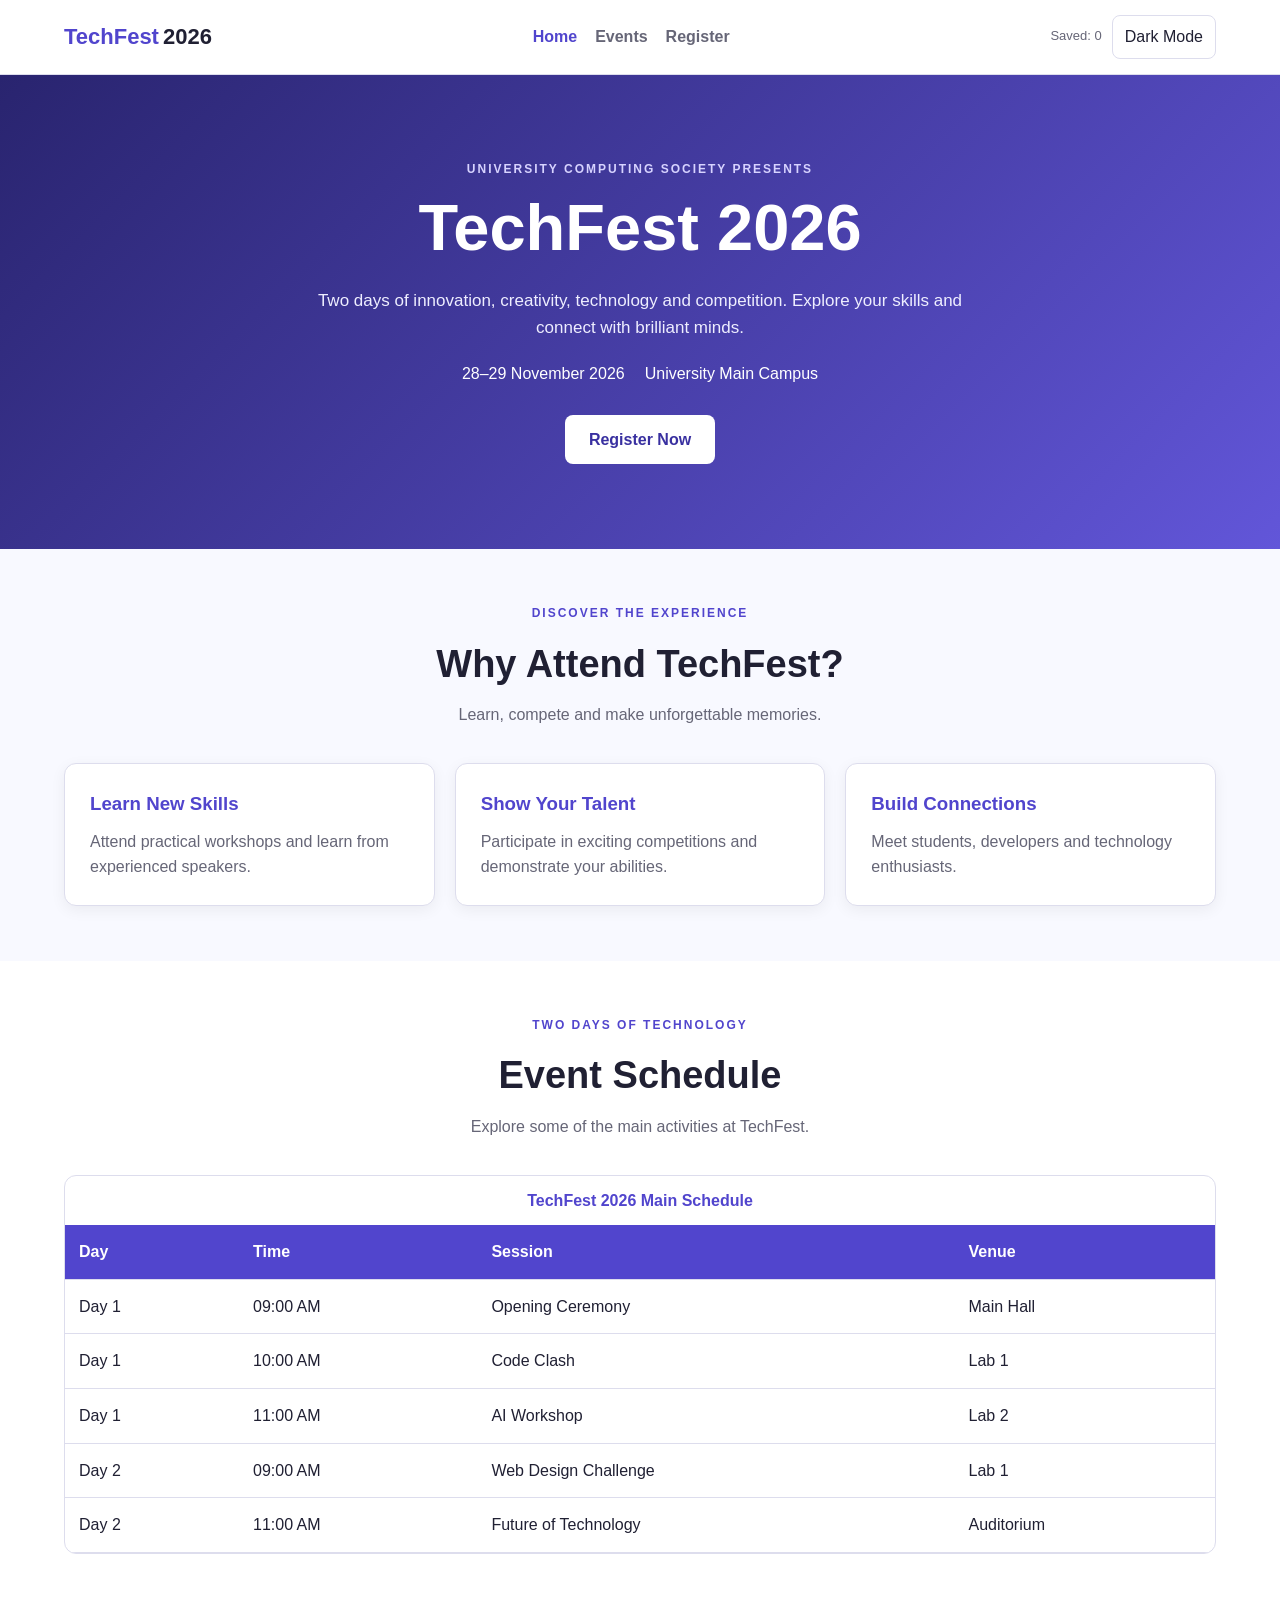
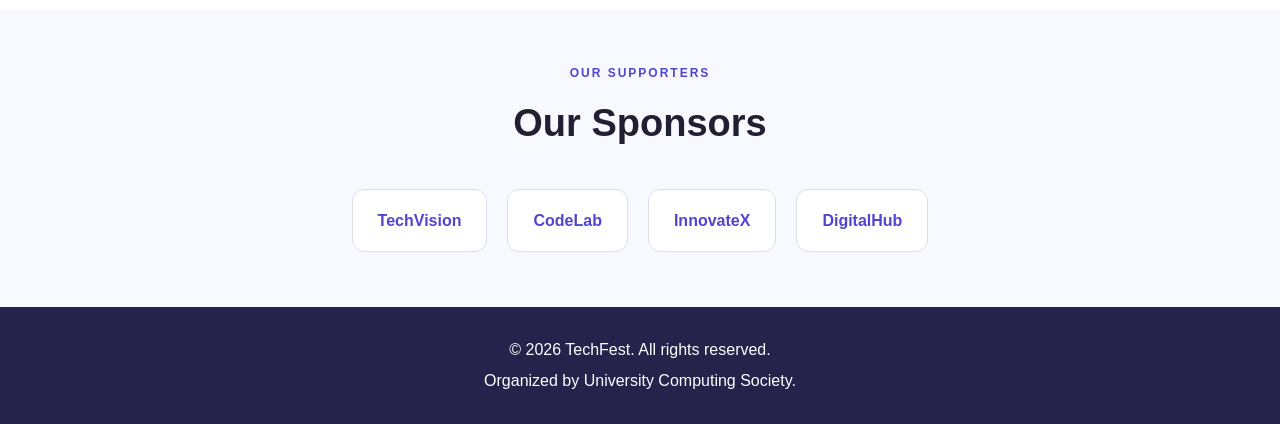
<file: index.html>
<!DOCTYPE html>
<html lang="en">
<head>
    <meta charset="UTF-8">
    <meta name="viewport" content="width=device-width, initial-scale=1.0">
    <meta name="description" content="Join TechFest 2026 for exciting competitions, workshops and technology talks.">
    <title>TechFest 2026 | Home</title>
    <link rel="stylesheet" href="style.css">
    <script src="script.js" defer></script>
</head>
<body>

<header class="site-header">
    <nav class="navbar container" aria-label="Main navigation">
        <a href="index.html" class="logo">TechFest<span>2026</span></a>

        <div class="nav-links">
            <a href="index.html" aria-current="page">Home</a>
            <a href="events.html">Events</a>
            <a href="register.html">Register</a>
        </div>

        <div class="nav-actions">
            <span class="saved-count">Saved: <span id="savedCount">0</span></span>
            <button id="themeToggle" class="theme-btn" type="button"
                aria-label="Toggle dark mode">Dark Mode</button>
        </div>
    </nav>
</header>

<main>

    <section class="hero">
        <div class="container hero-content">
            <p class="eyebrow">UNIVERSITY COMPUTING SOCIETY PRESENTS</p>
            <h1>TechFest 2026</h1>
            <p class="hero-text">
                Two days of innovation, creativity, technology and competition.
                Explore your skills and connect with brilliant minds.
            </p>

            <div class="hero-details">
                <span>28–29 November 2026</span>
                <span>University Main Campus</span>
            </div>

            <a href="register.html" class="btn btn-primary">Register Now</a>
        </div>
    </section>

    <section class="section container">
        <div class="section-heading">
            <p class="eyebrow">DISCOVER THE EXPERIENCE</p>
            <h2>Why Attend TechFest?</h2>
            <p>Learn, compete and make unforgettable memories.</p>
        </div>

        <div class="features-grid">
            <article class="feature-card">
                <h3>Learn New Skills</h3>
                <p>Attend practical workshops and learn from experienced speakers.</p>
            </article>

            <article class="feature-card">
                <h3>Show Your Talent</h3>
                <p>Participate in exciting competitions and demonstrate your abilities.</p>
            </article>

            <article class="feature-card">
                <h3>Build Connections</h3>
                <p>Meet students, developers and technology enthusiasts.</p>
            </article>
        </div>
    </section>

    <section class="section schedule-section">
        <div class="container">
            <div class="section-heading">
                <p class="eyebrow">TWO DAYS OF TECHNOLOGY</p>
                <h2>Event Schedule</h2>
                <p>Explore some of the main activities at TechFest.</p>
            </div>

            <div class="table-container">
                <table>
                    <caption>TechFest 2026 Main Schedule</caption>
                    <thead>
                        <tr>
                            <th scope="col">Day</th>
                            <th scope="col">Time</th>
                            <th scope="col">Session</th>
                            <th scope="col">Venue</th>
                        </tr>
                    </thead>
                    <tbody>
                        <tr>
                            <td>Day 1</td>
                            <td>09:00 AM</td>
                            <td>Opening Ceremony</td>
                            <td>Main Hall</td>
                        </tr>
                        <tr>
                            <td>Day 1</td>
                            <td>10:00 AM</td>
                            <td>Code Clash</td>
                            <td>Lab 1</td>
                        </tr>
                        <tr>
                            <td>Day 1</td>
                            <td>11:00 AM</td>
                            <td>AI Workshop</td>
                            <td>Lab 2</td>
                        </tr>
                        <tr>
                            <td>Day 2</td>
                            <td>09:00 AM</td>
                            <td>Web Design Challenge</td>
                            <td>Lab 1</td>
                        </tr>
                        <tr>
                            <td>Day 2</td>
                            <td>11:00 AM</td>
                            <td>Future of Technology</td>
                            <td>Auditorium</td>
                        </tr>
                    </tbody>
                </table>
            </div>
        </div>
    </section>

    <section class="section container">
        <div class="section-heading">
            <p class="eyebrow">OUR SUPPORTERS</p>
            <h2>Our Sponsors</h2>
        </div>

        <div class="sponsors">
            <span>TechVision</span>
            <span>CodeLab</span>
            <span>InnovateX</span>
            <span>DigitalHub</span>
        </div>
    </section>

</main>

<footer class="site-footer">
    <div class="container">
        <p>© 2026 TechFest. All rights reserved.</p>
        <p>Organized by University Computing Society.</p>
    </div>
</footer>

</body>
</html>
</file>
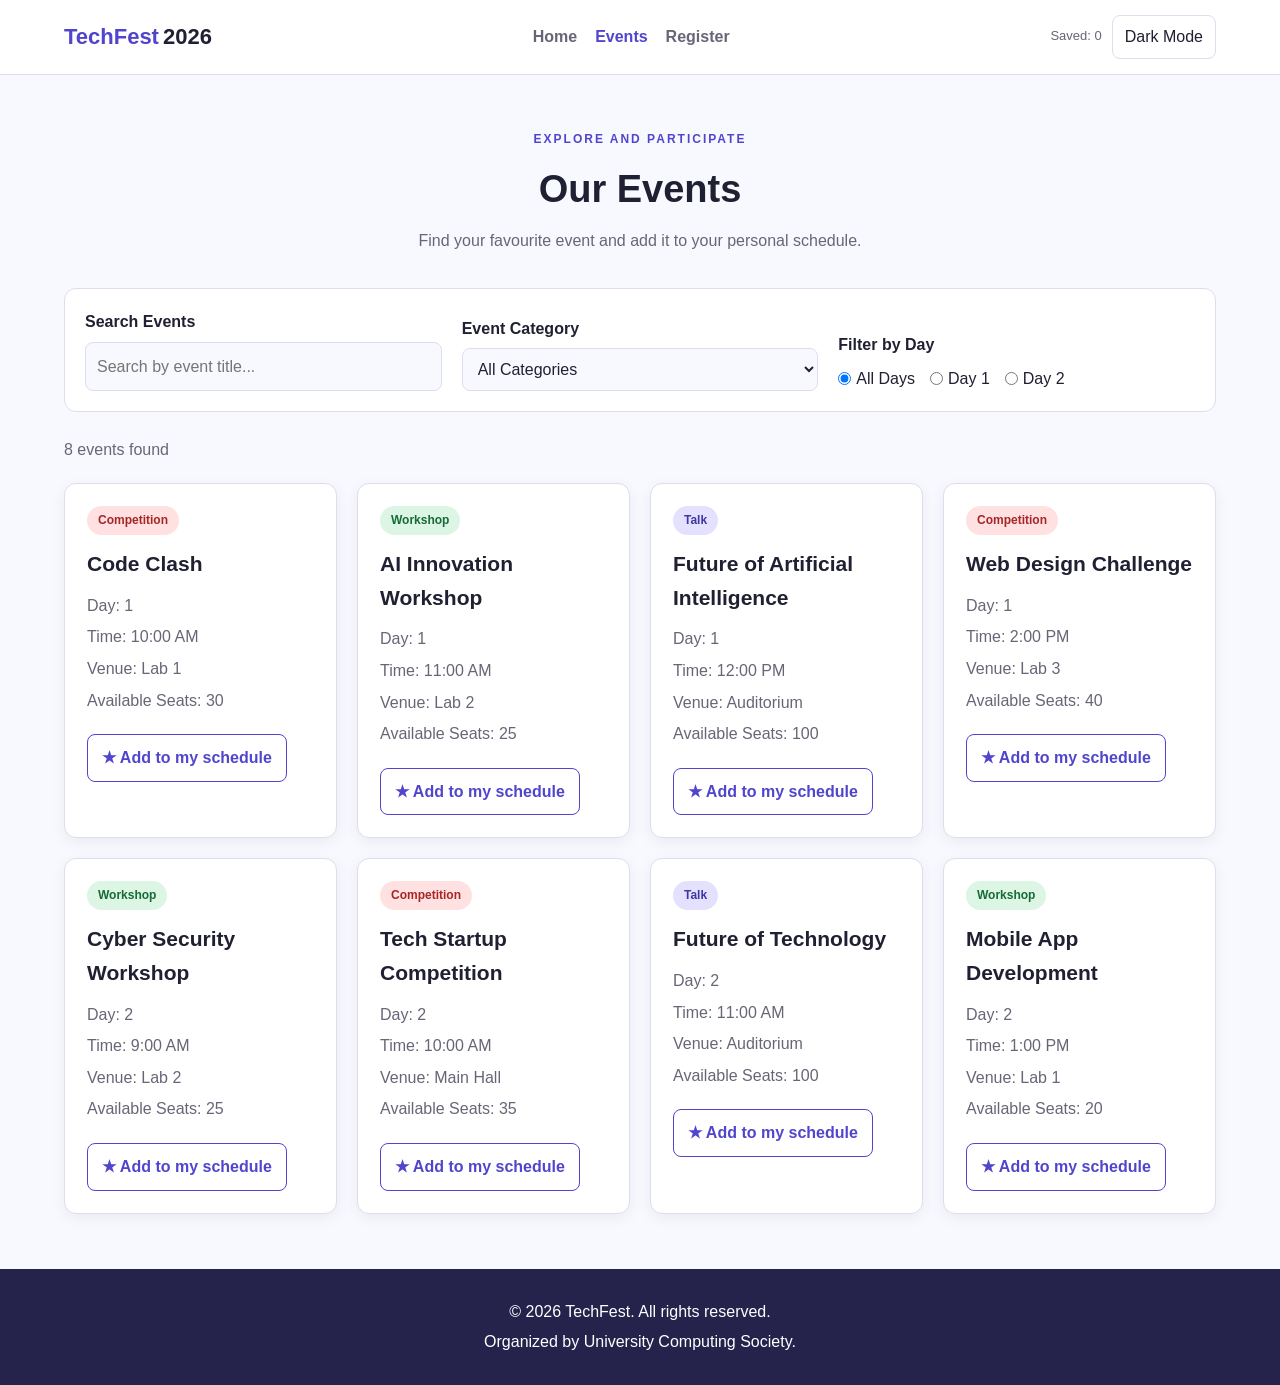
<file: events.html>
<!DOCTYPE html>
<html lang="en">
<head>
    <meta charset="UTF-8">
    <meta name="viewport" content="width=device-width, initial-scale=1.0">
    <meta name="description" content="Explore competitions, workshops and talks at TechFest 2026.">
    <title>TechFest 2026 | Events</title>
    <link rel="stylesheet" href="style.css">
    <script src="script.js" defer></script>
</head>
<body>

<header class="site-header">
    <nav class="navbar container" aria-label="Main navigation">
        <a href="index.html" class="logo">TechFest<span>2026</span></a>

        <div class="nav-links">
            <a href="index.html">Home</a>
            <a href="events.html" aria-current="page">Events</a>
            <a href="register.html">Register</a>
        </div>

        <div class="nav-actions">
            <span class="saved-count">Saved: <span id="savedCount">0</span></span>
            <button id="themeToggle" class="theme-btn" type="button"
                aria-label="Toggle dark mode">Dark Mode</button>
        </div>
    </nav>
</header>

<main class="container section">

    <div class="section-heading">
        <p class="eyebrow">EXPLORE AND PARTICIPATE</p>
        <h1>Our Events</h1>
        <p>Find your favourite event and add it to your personal schedule.</p>
    </div>

    <section class="filter-section" aria-label="Event search and filters">

        <div class="filter-group">
            <label for="searchInput">Search Events</label>
            <input type="search" id="searchInput"
                placeholder="Search by event title...">
        </div>

        <div class="filter-group">
            <label for="typeFilter">Event Category</label>
            <select id="typeFilter">
                <option value="all">All Categories</option>
                <option value="competition">Competitions</option>
                <option value="workshop">Workshops</option>
                <option value="talk">Talks</option>
            </select>
        </div>

        <fieldset class="day-filter">
            <legend>Filter by Day</legend>

            <label>
                <input type="radio" name="dayFilter" value="all" checked>
                All Days
            </label>

            <label>
                <input type="radio" name="dayFilter" value="1">
                Day 1
            </label>

            <label>
                <input type="radio" name="dayFilter" value="2">
                Day 2
            </label>
        </fieldset>

    </section>

    <p id="resultCount" class="result-count" aria-live="polite">
        Loading events...
    </p>

    <section id="eventsContainer" class="events-grid"
        aria-label="Available events">
    </section>

    <p id="noEvents" class="no-events" hidden>
        No events found. Try changing your search or filters.
    </p>

</main>

<footer class="site-footer">
    <div class="container">
        <p>© 2026 TechFest. All rights reserved.</p>
        <p>Organized by University Computing Society.</p>
    </div>
</footer>

</body>
</html>
</file>
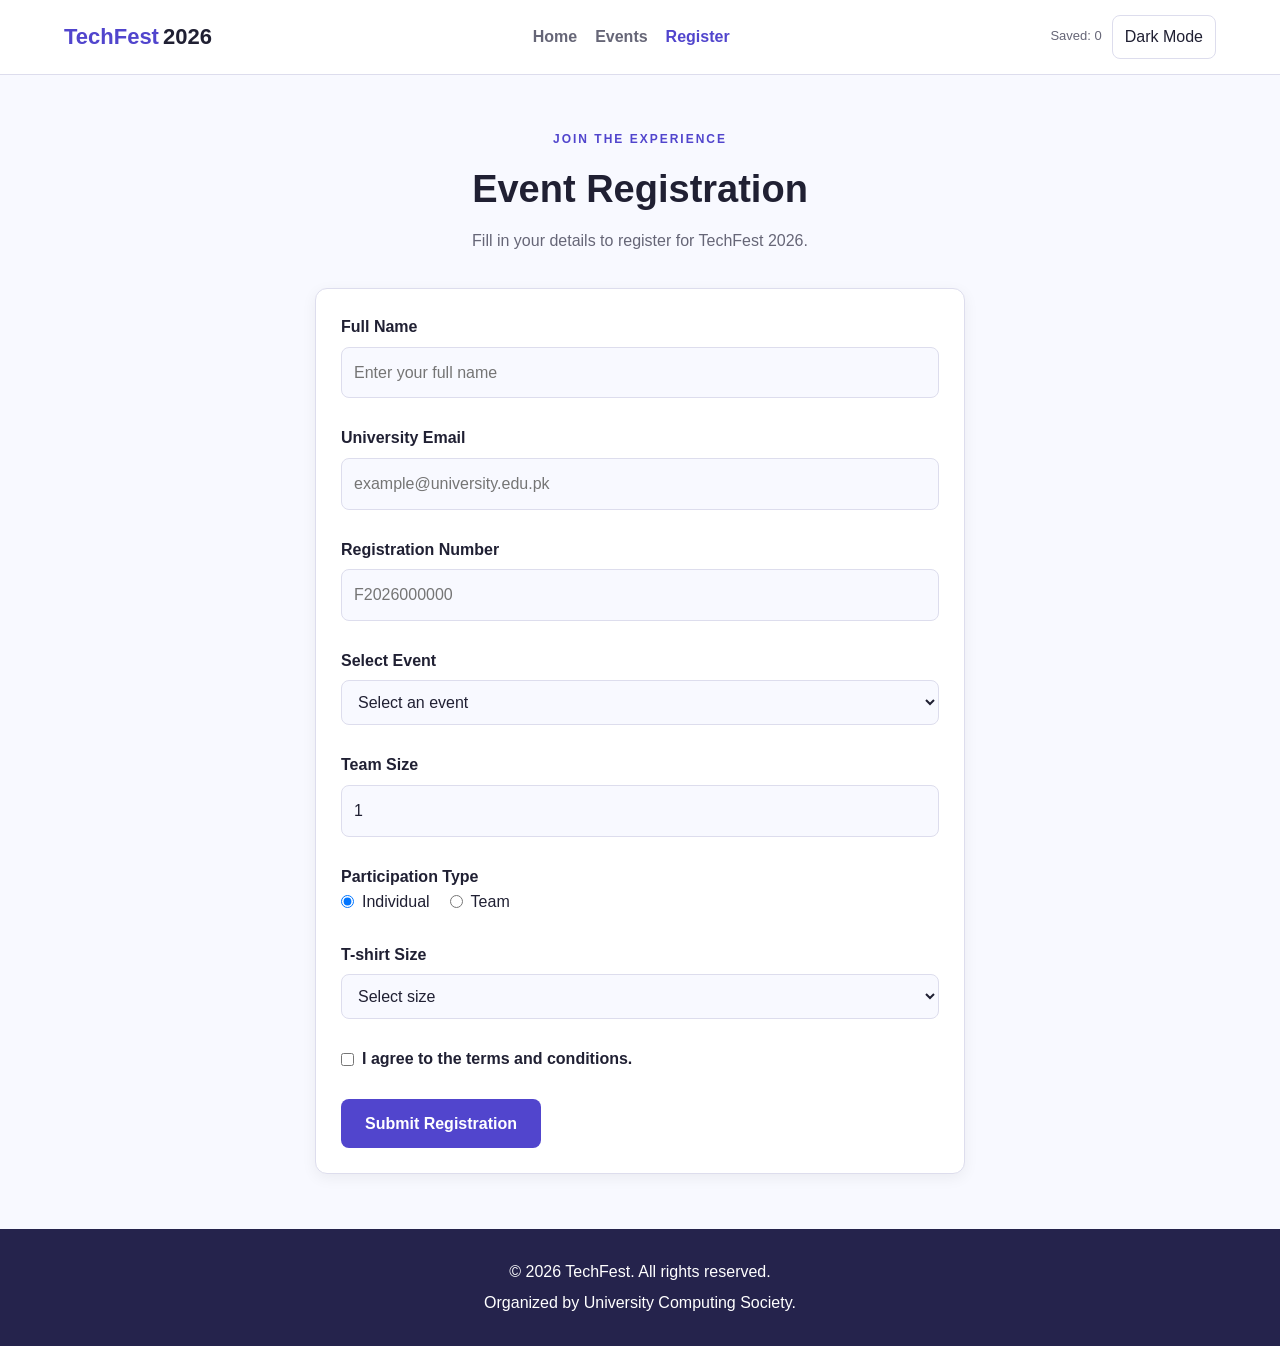
<file: register.html>
<!DOCTYPE html>
<html lang="en">
<head>
    <meta charset="UTF-8">
    <meta name="viewport" content="width=device-width, initial-scale=1.0">
    <meta name="description" content="Register for TechFest 2026 university events.">
    <title>TechFest 2026 | Register</title>
    <link rel="stylesheet" href="style.css">
    <script src="script.js" defer></script>
</head>
<body>

<header class="site-header">
    <nav class="navbar container" aria-label="Main navigation">
        <a href="index.html" class="logo">TechFest<span>2026</span></a>

        <div class="nav-links">
            <a href="index.html">Home</a>
            <a href="events.html">Events</a>
            <a href="register.html" aria-current="page">Register</a>
        </div>

        <div class="nav-actions">
            <span class="saved-count">Saved: <span id="savedCount">0</span></span>
            <button id="themeToggle" class="theme-btn" type="button"
                aria-label="Toggle dark mode">Dark Mode</button>
        </div>
    </nav>
</header>

<main class="container section">

    <div class="section-heading">
        <p class="eyebrow">JOIN THE EXPERIENCE</p>
        <h1>Event Registration</h1>
        <p>Fill in your details to register for TechFest 2026.</p>
    </div>

    <form id="registrationForm" class="registration-form" novalidate>

        <div class="form-group">
            <label for="fullName">Full Name</label>
            <input type="text" id="fullName" name="fullName"
                placeholder="Enter your full name" required>
            <small class="error" id="nameError"></small>
        </div>

        <div class="form-group">
            <label for="email">University Email</label>
            <input type="email" id="email" name="email"
                placeholder="example@university.edu.pk" required>
            <small class="error" id="emailError"></small>
        </div>

        <div class="form-group">
            <label for="regNumber">Registration Number</label>
            <input type="text" id="regNumber" name="regNumber"
                placeholder="F2026000000" required>
            <small class="error" id="regNumberError"></small>
        </div>

        <div class="form-group">
            <label for="eventSelect">Select Event</label>
            <select id="eventSelect" name="event" required>
                <option value="">Select an event</option>
            </select>
            <small class="error" id="eventError"></small>
        </div>

        <div class="form-group">
            <label for="teamSize">Team Size</label>
            <input type="number" id="teamSize" name="teamSize"
                min="1" max="4" value="1" required>
            <small class="error" id="teamSizeError"></small>
        </div>

        <fieldset class="form-group">
            <legend>Participation Type</legend>

            <div class="radio-options">
                <label>
                    <input type="radio" name="participation"
                        value="individual" checked>
                    Individual
                </label>

                <label>
                    <input type="radio" name="participation"
                        value="team">
                    Team
                </label>
            </div>

            <small class="error" id="participationError"></small>
        </fieldset>

        <div class="form-group">
            <label for="tshirt">T-shirt Size</label>
            <select id="tshirt" name="tshirt" required>
                <option value="">Select size</option>
                <option value="S">Small (S)</option>
                <option value="M">Medium (M)</option>
                <option value="L">Large (L)</option>
                <option value="XL">Extra Large (XL)</option>
            </select>
            <small class="error" id="tshirtError"></small>
        </div>

        <div class="form-group terms-group">
            <label>
                <input type="checkbox" id="terms" name="terms">
                I agree to the terms and conditions.
            </label>
            <small class="error" id="termsError"></small>
        </div>

        <button type="submit" class="btn btn-primary">
            Submit Registration
        </button>

    </form>

    <section id="successMessage" class="success-card" hidden
        aria-live="polite">
        <h2>Registration Successful!</h2>
        <p>Your registration details:</p>
        <div id="registrationSummary"></div>
        <button type="button" id="registerAgain" class="btn btn-primary">
            Register Another Event
        </button>
    </section>

</main>

<footer class="site-footer">
    <div class="container">
        <p>© 2026 TechFest. All rights reserved.</p>
        <p>Organized by University Computing Society.</p>
    </div>
</footer>

</body>
</html>
</file>
<file: style.css>
/* 1. Box Sizing Reset */
* {
    box-sizing: border-box;
    margin: 0;
    padding: 0;
}

:root {
    --primary: #5145cd;
    --primary-dark: #3930a0;
    --background: #f8f9ff;
    --surface: #ffffff;
    --text: #202033;
    --muted: #666677;
    --border: #dddded;
    --radius: 12px;
    --spacing: 16px;
    --shadow: 0 4px 15px rgba(0, 0, 0, 0.06);
}

/* 2. Dark Theme Variables */
@media (prefers-color-scheme: dark) {
    :root:not([data-theme="light"]) {
        --background: #151522;
        --surface: #222234;
        --text: #f3f3fa;
        --muted: #b6b6c8;
        --border: #414158;
        --shadow: 0 4px 15px rgba(0, 0, 0, 0.2);
    }
}

:root[data-theme="dark"] {
    --background: #151522;
    --surface: #222234;
    --text: #f3f3fa;
    --muted: #b6b6c8;
    --border: #414158;
    --shadow: 0 4px 15px rgba(0, 0, 0, 0.2);
}

/* 3. General Styling */
html {
    scroll-behavior: smooth;
}

body {
    font-family: Arial, sans-serif;
    background: var(--background);
    color: var(--text);
    line-height: 1.6;
    min-width: 320px;
}

.container {
    width: 90%;
    max-width: 1200px;
    margin: auto;
}

a {
    color: inherit;
    text-decoration: none;
}

button,
input,
select {
    font: inherit;
}

button {
    cursor: pointer;
}

:focus-visible {
    outline: 3px solid #f0a500;
    outline-offset: 3px;
}

/* 4. Navbar */
.site-header {
    background: var(--surface);
    border-bottom: 1px solid var(--border);
}

.navbar {
    display: flex;
    flex-wrap: wrap;
    align-items: center;
    justify-content: space-between;
    gap: 12px;
    padding: 15px 0;
}

.logo {
    font-size: 22px;
    font-weight: bold;
    color: var(--primary);
}

.logo span {
    color: var(--text);
    margin-left: 4px;
}

.nav-links {
    display: flex;
    gap: 18px;
    flex-wrap: wrap;
}

.nav-links a {
    font-weight: 600;
    color: var(--muted);
}

.nav-links a:hover,
.nav-links a[aria-current="page"] {
    color: var(--primary);
}

.nav-actions {
    display: flex;
    align-items: center;
    gap: 10px;
}

.saved-count {
    font-size: 13px;
    color: var(--muted);
    white-space: nowrap;
}

.theme-btn {
    padding: 8px 12px;
    border: 1px solid var(--border);
    border-radius: 8px;
    background: var(--surface);
    color: var(--text);
}

/* 5. Hero Section */
.hero {
    background: linear-gradient(135deg, #29246f, #6256d9);
    color: white;
    padding: 85px 0;
}

.hero-content {
    text-align: center;
    max-width: 800px;
}

.eyebrow {
    color: var(--primary);
    font-size: 12px;
    font-weight: bold;
    letter-spacing: 2px;
    margin-bottom: 10px;
}

.hero .eyebrow {
    color: #d7d3ff;
}

.hero h1 {
    font-size: clamp(36px, 7vw, 65px);
    line-height: 1.2;
    margin-bottom: 20px;
}

.hero-text {
    max-width: 650px;
    margin: 0 auto 20px;
    color: #eeeeff;
    font-size: 17px;
}

.hero-details {
    display: flex;
    flex-wrap: wrap;
    justify-content: center;
    gap: 20px;
    margin-bottom: 28px;
}

/* 6. Buttons */
.btn {
    display: inline-block;
    padding: 12px 24px;
    border: none;
    border-radius: 8px;
    font-weight: bold;
    text-align: center;
}

.btn-primary {
    background: var(--primary);
    color: white;
}

.hero .btn-primary {
    background: white;
    color: #3930a0;
}

.btn-primary:hover {
    opacity: 0.85;
}

/* 7. Sections */
.section {
    padding-top: 55px;
    padding-bottom: 55px;
}

.section-heading {
    text-align: center;
    margin-bottom: 35px;
}

.section-heading h1,
.section-heading h2 {
    font-size: clamp(28px, 5vw, 38px);
    margin-bottom: 8px;
}

.section-heading p:not(.eyebrow) {
    color: var(--muted);
}

/* 8. Feature Cards */
.features-grid {
    display: grid;
    grid-template-columns: 1fr;
    gap: 20px;
}

.feature-card {
    padding: 25px;
    border-radius: var(--radius);
    background: var(--surface);
    box-shadow: var(--shadow);
    border: 1px solid var(--border);
}

.feature-card h3 {
    margin-bottom: 10px;
    color: var(--primary);
}

.feature-card p {
    color: var(--muted);
}

/* 9. Schedule Table */
.schedule-section {
    background: var(--surface);
}

.table-container {
    overflow-x: auto;
    border: 1px solid var(--border);
    border-radius: var(--radius);
}

table {
    width: 100%;
    min-width: 550px;
    border-collapse: collapse;
    text-align: left;
}

caption {
    padding: 12px;
    font-weight: bold;
    color: var(--primary);
}

th,
td {
    padding: 14px;
    border-bottom: 1px solid var(--border);
}

th {
    background: var(--primary);
    color: white;
}

tbody tr:hover {
    background: var(--background);
}

/* 10. Sponsors */
.sponsors {
    display: flex;
    flex-wrap: wrap;
    justify-content: center;
    align-items: center;
    gap: 20px;
}

.sponsors span {
    padding: 18px 25px;
    background: var(--surface);
    border: 1px solid var(--border);
    border-radius: var(--radius);
    font-weight: bold;
    color: var(--primary);
}

/* 11. Events Search and Filters */
.filter-section {
    display: grid;
    grid-template-columns: 1fr;
    gap: 20px;
    background: var(--surface);
    border: 1px solid var(--border);
    border-radius: var(--radius);
    padding: 20px;
    margin-bottom: 25px;
}

.filter-group {
    display: flex;
    flex-direction: column;
    gap: 7px;
}

.filter-group label,
.day-filter legend {
    font-weight: bold;
}

.filter-group input,
.filter-group select {
    width: 100%;
    padding: 11px;
    border: 1px solid var(--border);
    border-radius: 8px;
    background: var(--background);
    color: var(--text);
}

.day-filter {
    border: none;
    display: flex;
    flex-wrap: wrap;
    gap: 15px;
}

.day-filter legend {
    margin-bottom: 8px;
}

.day-filter label {
    display: flex;
    align-items: center;
    gap: 5px;
}

.result-count {
    color: var(--muted);
    margin-bottom: 20px;
}

/* 12. Event Cards Grid */
.events-grid {
    display: grid;
    grid-template-columns: 1fr;
    gap: 20px;
}

.event-card {
    background: var(--surface);
    border: 1px solid var(--border);
    border-radius: var(--radius);
    padding: 22px;
    box-shadow: var(--shadow);
}

.event-card h2 {
    font-size: 21px;
    margin: 12px 0;
}

.event-card p {
    color: var(--muted);
    margin: 6px 0;
}

.category-badge {
    display: inline-block;
    padding: 5px 11px;
    border-radius: 20px;
    font-size: 12px;
    font-weight: bold;
    text-transform: capitalize;
}

.competition {
    background: #ffe1e1;
    color: #a52626;
}

.workshop {
    background: #dcf5e4;
    color: #176b36;
}

.talk {
    background: #e4e1ff;
    color: #4036a2;
}

.save-btn {
    margin-top: 15px;
    padding: 10px 14px;
    border: 1px solid var(--primary);
    border-radius: 8px;
    background: transparent;
    color: var(--primary);
    font-weight: bold;
}

.save-btn:hover {
    background: var(--primary);
    color: white;
}

.no-events {
    text-align: center;
    padding: 30px;
    color: var(--muted);
}

/* 13. Registration Form */
.registration-form {
    max-width: 650px;
    margin: auto;
    padding: 25px;
    background: var(--surface);
    border: 1px solid var(--border);
    border-radius: var(--radius);
    box-shadow: var(--shadow);
}

.form-group {
    display: flex;
    flex-direction: column;
    gap: 7px;
    margin-bottom: 20px;
    border: none;
}

.form-group > label,
.form-group > legend {
    font-weight: bold;
}

.form-group input:not([type="radio"]):not([type="checkbox"]),
.form-group select {
    width: 100%;
    padding: 12px;
    border: 1px solid var(--border);
    border-radius: 8px;
    background: var(--background);
    color: var(--text);
}

.radio-options {
    display: flex;
    gap: 20px;
}

.radio-options label,
.terms-group label {
    display: flex;
    align-items: center;
    gap: 8px;
}

.error {
    color: #e05252;
    font-size: 13px;
    min-height: 0;
}

.error:not(:empty) {
    display: block;
}

.success-card {
    max-width: 650px;
    margin: 25px auto;
    padding: 25px;
    border-radius: var(--radius);
    border: 1px solid #32a36a;
    background: var(--surface);
}

.success-card h2 {
    color: #32a36a;
    margin-bottom: 12px;
}

.success-card p,
.success-card div {
    margin-bottom: 10px;
}

.success-card .btn {
    margin-top: 15px;
}

/* 14. Footer */
.site-footer {
    background: #25234c;
    color: white;
    text-align: center;
    padding: 25px 0;
}

.site-footer p {
    margin: 5px 0;
}

/* 15. Tablet Layout */
@media (min-width: 640px) {
    .features-grid {
        grid-template-columns: repeat(2, 1fr);
    }

    .filter-section {
        grid-template-columns: repeat(2, 1fr);
    }

    .events-grid {
        grid-template-columns: repeat(2, 1fr);
    }
}

/* 16. Desktop Layout */
@media (min-width: 1024px) {
    .features-grid {
        grid-template-columns: repeat(3, 1fr);
    }

    .filter-section {
        grid-template-columns: 1fr 1fr 1fr;
        align-items: end;
    }

    .events-grid {
        grid-template-columns: repeat(4, 1fr);
    }
}
</file>
